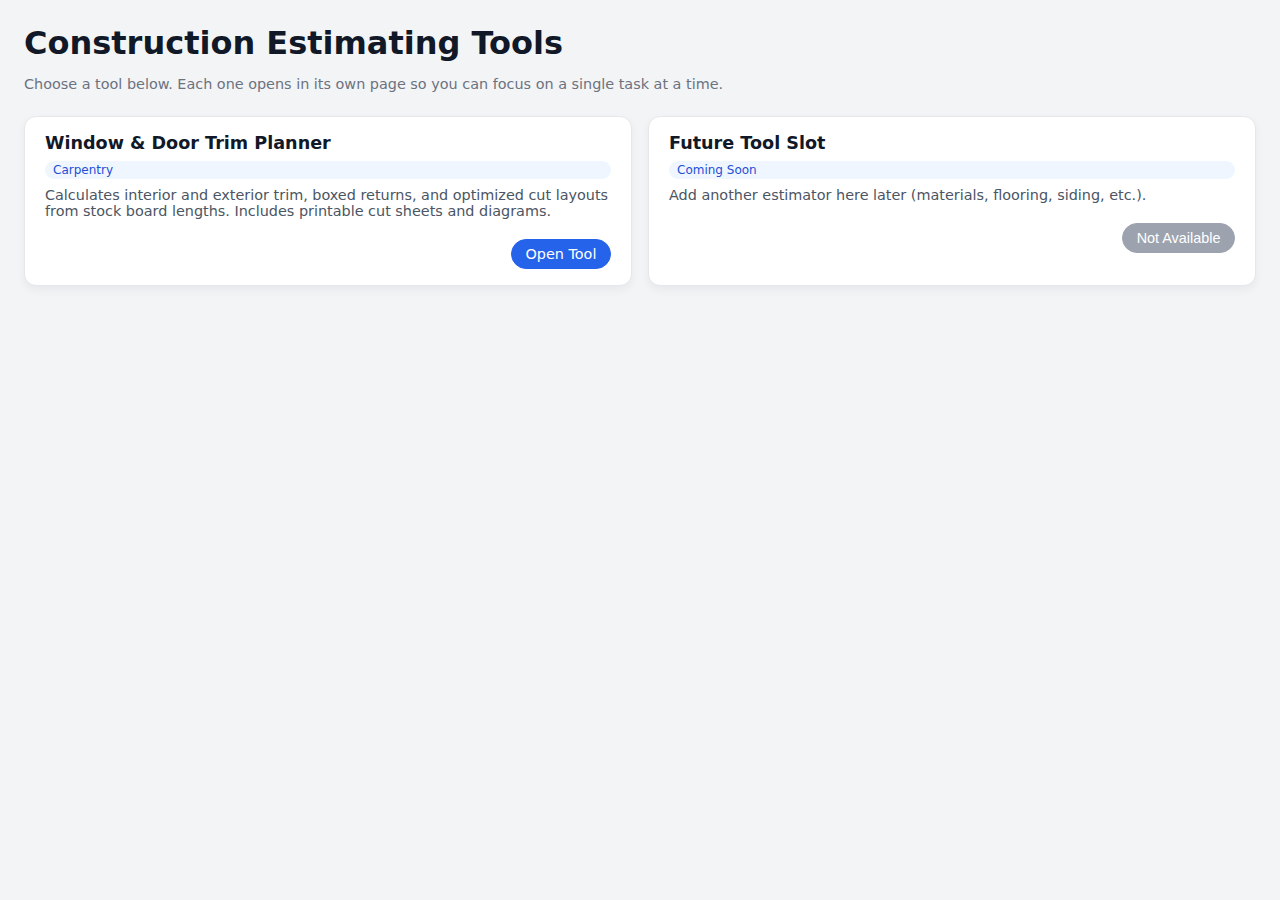
<file: index.html>
<!DOCTYPE html>
<html lang="en">

<head>
    <meta charset="UTF-8" />
    <title>Construction Estimating Tools</title>
    <link rel="stylesheet" href="./main.css">
</head>

<body>
    <header>
        <h1>Construction Estimating Tools</h1>
        <p class="muted">
            Choose a tool below. Each one opens in its own page so you can focus on a single task at a time.
        </p>
    </header>

    <main class="grid" id="tool-grid">
        <!-- Cards are injected by main.js -->
    </main>

    <script src="./main.js"></script>
</body>

</html>
</file>
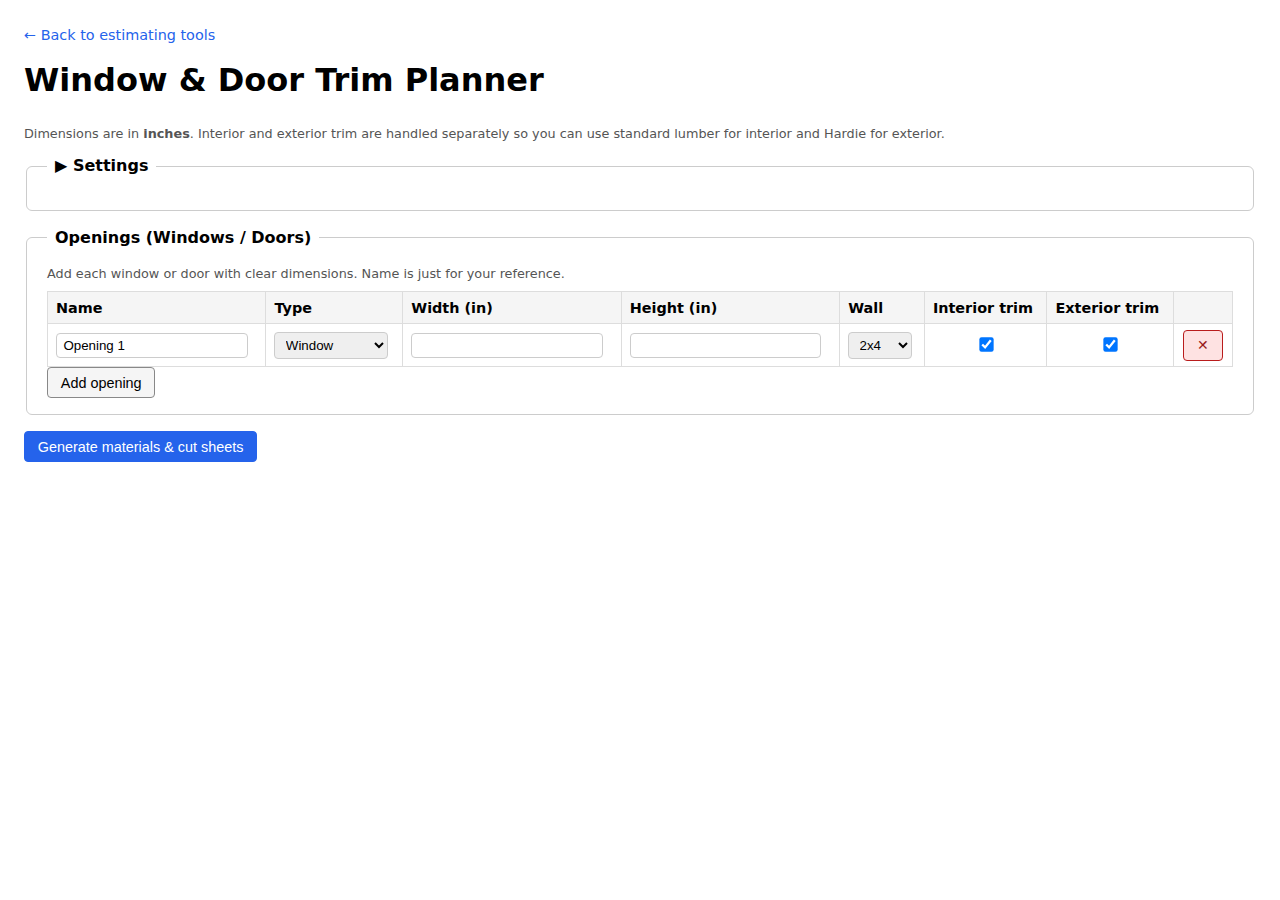
<file: trim-planner/index.html>
<!DOCTYPE html>
<html lang="en">

<head>
    <meta charset="UTF-8" />
    <title>Window & Door Trim Planner</title>
    <link rel="stylesheet" href="styles.css" />
</head>

<body>
    <nav style="margin-bottom:0.75rem;">
        <a href="../index.html" style="font-size:0.9rem; text-decoration:none; color:#2563eb;">
            ← Back to estimating tools
        </a>
    </nav>
    <h1>Window & Door Trim Planner</h1>
    <p class="muted">
        Dimensions are in <strong>inches</strong>. Interior and exterior trim are handled separately so
        you can use standard lumber for interior and Hardie for exterior.
    </p>

    <!-- INPUTS -->
    <div id="input-section">
        <fieldset id="settings-fieldset" class="settings collapsed">
            <legend>
                <button type="button" id="toggle-settings" class="settings-toggle">
                    ▶ Settings
                </button>
            </legend>
            <div class="settings-body">
                <div class="grid">
                    <label>
                        Interior trim width
                        <select id="interiorTrimWidth">
                            <option value="3.5" selected>3.5"</option>
                            <option value="5.5">5.5"</option>
                        </select>
                    </label>

                    <label>
                        Exterior trim width
                        <select id="exteriorTrimWidth">
                            <option value="3.5" selected>3.5"</option>
                            <option value="5.5">5.5"</option>
                        </select>
                    </label>

                    <div class="overhang-group full-width">
                        <label class="stacked">
                            Top overhang
                            <input type="number" id="topOverhang" value="0.5" step="0.125" />
                        </label>
                        <button type="button" id="overhangLockBtn" class="lock-btn" aria-pressed="false">
                            🔒
                        </button>
                        <label class="stacked">
                            Bottom overhang
                            <input type="number" id="bottomOverhang" value="0.25" step="0.125" />
                        </label>
                    </div>

                    <label>
                        Craftsman head angle
                        <input type="number" id="headAngle" value="10" step="0.5" />
                        °
                    </label>

                    <label>
                        Trim thickness (returns)
                        <input type="number" id="trimThickness" value="0.75" step="0.0625" />
                        in
                    </label>

                    <label>
                        Extra material allowance
                        <input type="number" id="wastePercent" value="10" step="1" />
                        %
                    </label>

                    <label>
                        Saw kerf width
                        <input type="number" id="kerfWidth" value="0.125" step="0.0625" />
                        in
                    </label>

                    <label>
                        Interior board lengths (ft)
                        <input type="text" id="interiorBoardLengths" value="8,10,12" />
                    </label>

                    <label>
                        <input type="checkbox" id="exteriorHardie" checked />
                        Exterior trim is Hardie (12 ft only)
                    </label>

                    <label>
                        Exterior board lengths (ft)
                        <input type="text" id="exteriorBoardLengths" value="8,10,12" />
                    </label>
                </div>
                <p class="muted">
                    Wall type controls boxed returns board width: 2x4 → 3.5 in, 2x6 → 5.5 in.
                    Trim thickness controls interior returns height math. If Hardie is selected, exterior boards are 12
                    ft only.
                </p>
            </div>
        </fieldset>

        <fieldset>
            <legend>Openings (Windows / Doors)</legend>
            <div class="muted" style="margin-bottom:.5rem;">
                Add each window or door with clear dimensions. Name is just for your reference.
            </div>
            <table>
                <thead>
                    <tr>
                        <th>Name</th>
                        <th>Type</th>
                        <th>Width (in)</th>
                        <th>Height (in)</th>
                        <th>Wall</th>
                        <th>Interior trim</th>
                        <th>Exterior trim</th>
                        <th></th>
                    </tr>
                </thead>
                <tbody id="opening-rows"></tbody>
            </table>
            <button id="add-opening" type="button">Add opening</button>
        </fieldset>

        <button id="generate" type="button" class="btn-primary">
            Generate materials & cut sheets
        </button>
    </div>

    <!-- OUTPUT -->
    <div id="output-section" class="section">
        <div id="materials-section"></div>
        <div id="cut-sheets-section"></div>
    </div>

    <!-- Your JS is now external -->
    <script src="app.js"></script>
</body>

</html>
</file>
<file: main.css>
* {
    box-sizing: border-box;
}

body {
    font-family: system-ui, -apple-system, BlinkMacSystemFont, "Segoe UI", sans-serif;
    margin: 1.5rem;
    background: #f3f4f6;
    color: #111827;
}

h1 {
    margin-top: 0;
    margin-bottom: 0.25rem;
}

.muted {
    color: #6b7280;
    font-size: 0.9rem;
    margin-bottom: 1.5rem;
}

.grid {
    display: grid;
    grid-template-columns: repeat(auto-fit, minmax(260px, 1fr));
    gap: 1rem;
}

.card {
    background: #ffffff;
    border-radius: 0.75rem;
    border: 1px solid #e5e7eb;
    padding: 1rem 1.25rem;
    box-shadow: 0 4px 10px rgba(15, 23, 42, 0.05);
    display: flex;
    flex-direction: column;
    gap: 0.5rem;
}

.card h2 {
    margin: 0;
    font-size: 1.1rem;
}

.tag {
    display: inline-block;
    padding: 0.1rem 0.5rem;
    border-radius: 999px;
    background: #eff6ff;
    color: #1d4ed8;
    font-size: 0.75rem;
    font-weight: 500;
}

.card p {
    margin: 0;
    font-size: 0.9rem;
    color: #4b5563;
}

.card-footer {
    margin-top: 0.75rem;
    display: flex;
    justify-content: flex-end;
}

.btn {
    display: inline-flex;
    align-items: center;
    gap: 0.35rem;
    padding: 0.4rem 0.85rem;
    border-radius: 999px;
    border: 1px solid #2563eb;
    background: #2563eb;
    color: #ffffff;
    font-size: 0.9rem;
    text-decoration: none;
    cursor: pointer;
}

.btn:hover {
    background: #1d4ed8;
    border-color: #1d4ed8;
}

.btn[disabled] {
    background: #9ca3af;
    border-color: #9ca3af;
    cursor: not-allowed;
}
</file>
<file: trim-planner/styles.css>
* {
    box-sizing: border-box;
}

body {
    font-family: system-ui, -apple-system, BlinkMacSystemFont, "Segoe UI", sans-serif;
    margin: 1.5rem;
    line-height: 1.4;
}

h1,
h2,
h3 {
    margin-top: 0;
}

fieldset {
    border: 1px solid #ccc;
    border-radius: 6px;
    padding: 1rem 1.25rem;
    margin-bottom: 1rem;
}

legend {
    padding: 0 .5rem;
    font-weight: 600;
}

label {
    display: inline-flex;
    align-items: center;
    gap: .25rem;
    margin: .25rem 0;
}

input[type="number"],
input[type="text"],
select {
    padding: .25rem .4rem;
    border-radius: 4px;
    border: 1px solid #ccc;
    min-width: 4rem;
}

input[type="checkbox"] {
    transform: scale(1.1);
}

.grid {
    display: grid;
    grid-template-columns: repeat(auto-fit, minmax(220px, 1fr));
    gap: .75rem 1.25rem;
    align-items: flex-end;
}

.grid .full-width {
    grid-column: 1 / -1;
}

table {
    width: 100%;
    border-collapse: collapse;
    margin-top: .25rem;
    font-size: .9rem;
}

th,
td {
    border: 1px solid #ddd;
    padding: .35rem .5rem;
    text-align: left;
}

th {
    background: #f5f5f5;
}

button {
    padding: .4rem .8rem;
    border-radius: 4px;
    border: 1px solid #888;
    background: #f5f5f5;
    cursor: pointer;
    font-size: .9rem;
}

button:hover {
    background: #e7e7e7;
}

.btn-primary {
    border-color: #2563eb;
    background: #2563eb;
    color: white;
}

.btn-primary:hover {
    background: #1d4ed8;
}

.btn-danger {
    border-color: #b91c1c;
    background: #fee2e2;
    color: #991b1b;
}

.muted {
    font-size: .8rem;
    color: #555;
}

.section {
    margin-top: 1.5rem;
}

.opening-card {
    border: 1px solid #ddd;
    border-radius: 6px;
    padding: 1rem;
    margin-bottom: 1rem;
    page-break-inside: avoid;
}

.subsection {
    page-break-inside: avoid;
    margin-top: .75rem;
}

.flex {
    display: flex;
    gap: 1.5rem;
    flex-wrap: wrap;
}

.svg-wrapper {
    border: 1px solid #ddd;
    border-radius: 4px;
    padding: .5rem;
    max-width: 320px;
}

.page-break {
    page-break-before: always;
}

.board-diagram {
    margin-top: .75rem;
    margin-bottom: .75rem;
    page-break-inside: avoid;
}

.settings.collapsed .settings-body {
    display: none;
}

.settings-toggle {
    background: none;
    border: none;
    padding: 0;
    margin: 0;
    font: inherit;
    cursor: pointer;
    display: inline-flex;
    align-items: center;
    gap: .25rem;
}

.settings-toggle:focus-visible {
    outline: 2px solid #2563eb;
    outline-offset: 2px;
}

.overhang-group {
    display: flex;
    align-items: flex-end;
    gap: 0.5rem;
}

.overhang-group .stacked {
    display: flex;
    flex-direction: column;
    align-items: flex-start;
    gap: 0.2rem;
}

.lock-btn {
    border-radius: 999px;
    padding: 0.2rem 0.5rem;
    border: 1px solid #999;
    background: #f3f4f6;
    font-size: 1.1rem;
    line-height: 1;
    align-self: center;
}

.lock-btn.locked {
    background: #2563eb;
    color: #fff;
    border-color: #1d4ed8;
}

@media print {
    body {
        margin: 0.5in;
    }

    button,
    #input-section {
        display: none !important;
    }

    .page-break {
        page-break-before: always;
    }
}
</file>
